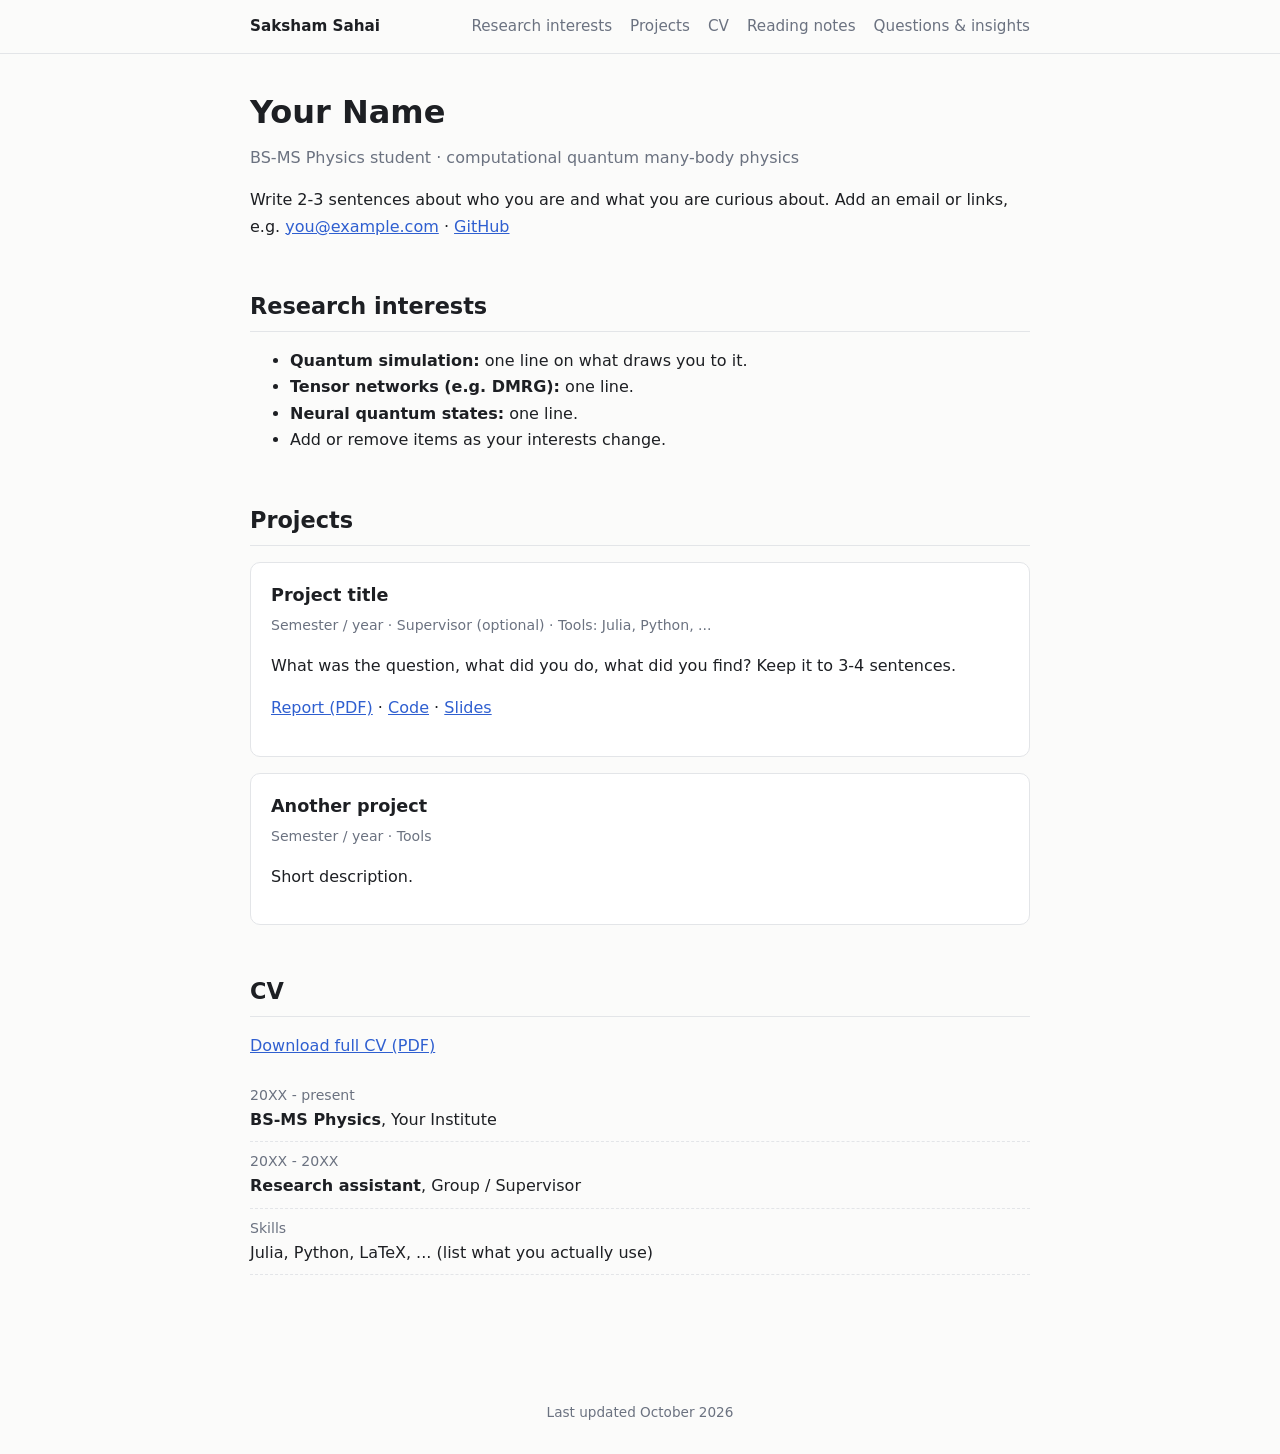
<file: index.html>
<!DOCTYPE html>
<html lang="en">
<head>
  <meta charset="UTF-8">
  <meta name="viewport" content="width=device-width, initial-scale=1">
  <title>Saksham Sahai | Physics</title>
  <link rel="stylesheet" href="style.css">
</head>
<body>
  <header class="site">
    <nav>
      <a class="brand" href="index.html">Saksham Sahai</a>
      <a href="#interests">Research interests</a>
      <a href="#projects">Projects</a>
      <a href="#cv">CV</a>
      <a href="reading.html">Reading notes</a>
      <a href="questions.html">Questions &amp; insights</a>
    </nav>
  </header>

  <main>
    <h1>Your Name</h1>
    <p class="tagline">BS-MS Physics student · computational quantum many-body physics</p>
    <p>
      Write 2-3 sentences about who you are and what you are curious about.
      Add an email or links, e.g. <a href="mailto:you@example.com">you@example.com</a> ·
      <a href="https://github.com/upquarkein">GitHub</a>
    </p>

    <!-- (2) RESEARCH INTERESTS -->
    <h2 id="interests">Research interests</h2>
    <ul>
      <li><strong>Quantum simulation:</strong> one line on what draws you to it.</li>
      <li><strong>Tensor networks (e.g. DMRG):</strong> one line.</li>
      <li><strong>Neural quantum states:</strong> one line.</li>
      <li>Add or remove items as your interests change.</li>
    </ul>

    <!-- (4) PROJECTS -->
    <h2 id="projects">Projects</h2>

    <div class="card">
      <h3>Project title</h3>
      <p class="meta">Semester / year · Supervisor (optional) · Tools: Julia, Python, ...</p>
      <p>What was the question, what did you do, what did you find? Keep it to 3-4 sentences.</p>
      <p>
        <a href="#">Report (PDF)</a> ·
        <a href="#">Code</a> ·
        <a href="#">Slides</a>
      </p>
    </div>

    <div class="card">
      <h3>Another project</h3>
      <p class="meta">Semester / year · Tools</p>
      <p>Short description.</p>
    </div>

    <!-- (1) CV -->
    <h2 id="cv">CV</h2>
    <p><a href="cv.pdf">Download full CV (PDF)</a></p>

    <ul class="timeline">
      <li>
        <span class="when">20XX - present</span>
        <strong>BS-MS Physics</strong>, Your Institute
      </li>
      <li>
        <span class="when">20XX - 20XX</span>
        <strong>Research assistant</strong>, Group / Supervisor
      </li>
      <li>
        <span class="when">Skills</span>
        Julia, Python, LaTeX, ... (list what you actually use)
      </li>
    </ul>
  </main>

  <footer>Last updated October 2026</footer>
</body>
</html>
</file>
<file: style.css>
:root {
  --bg: #fbfbfa;
  --fg: #1d1f23;
  --muted: #6b7280;
  --accent: #2f5fd0;
  --card: #ffffff;
  --border: #e3e5e8;
}
@media (prefers-color-scheme: dark) {
  :root {
    --bg: #0d1117;
    --fg: #e6e8eb;
    --muted: #8b93a1;
    --accent: #6ea0ff;
    --card: #151b23;
    --border: #262d38;
  }
}
* { box-sizing: border-box; }
body {
  margin: 0;
  background: var(--bg);
  color: var(--fg);
  font-family: system-ui, -apple-system, "Segoe UI", Roboto, sans-serif;
  line-height: 1.65;
}
header.site {
  border-bottom: 1px solid var(--border);
  position: sticky; top: 0; background: var(--bg); z-index: 10;
}
nav {
  max-width: 820px; margin: 0 auto; padding: 14px 20px;
  display: flex; flex-wrap: wrap; gap: 18px; align-items: center;
}
nav .brand { font-weight: 700; margin-right: auto; color: var(--fg); text-decoration: none; }
nav a { color: var(--muted); text-decoration: none; font-size: 0.95rem; }
nav a:hover, nav a.active { color: var(--accent); }
main { max-width: 820px; margin: 0 auto; padding: 32px 20px 80px; }
h1 { font-size: 2rem; margin: 0 0 6px; }
h2 { font-size: 1.4rem; margin: 48px 0 12px; padding-bottom: 6px; border-bottom: 1px solid var(--border); }
h3 { font-size: 1.1rem; margin: 0 0 4px; }
a { color: var(--accent); }
.tagline { color: var(--muted); margin-top: 0; }
.card {
  background: var(--card); border: 1px solid var(--border);
  border-radius: 10px; padding: 18px 20px; margin: 16px 0;
}
.meta { color: var(--muted); font-size: 0.88rem; margin: 0 0 10px; }
.tag {
  display: inline-block; font-size: 0.75rem; padding: 1px 9px; margin-right: 6px;
  border: 1px solid var(--border); border-radius: 999px; color: var(--muted);
}
.status { font-weight: 600; font-size: 0.8rem; color: var(--accent); }
ul.timeline { list-style: none; padding: 0; }
ul.timeline li { padding: 8px 0; border-bottom: 1px dashed var(--border); }
ul.timeline .when { color: var(--muted); font-size: 0.88rem; display: block; }
figure { margin: 14px 0; }
figure img { max-width: 100%; border: 1px solid var(--border); border-radius: 8px; background: #fff; }
figcaption { color: var(--muted); font-size: 0.85rem; margin-top: 4px; }
.q { border-left: 3px solid var(--accent); padding: 2px 0 2px 14px; margin: 12px 0; }
details summary { cursor: pointer; font-weight: 600; }
footer { text-align: center; color: var(--muted); font-size: 0.85rem; padding: 30px 0; }
</file>
